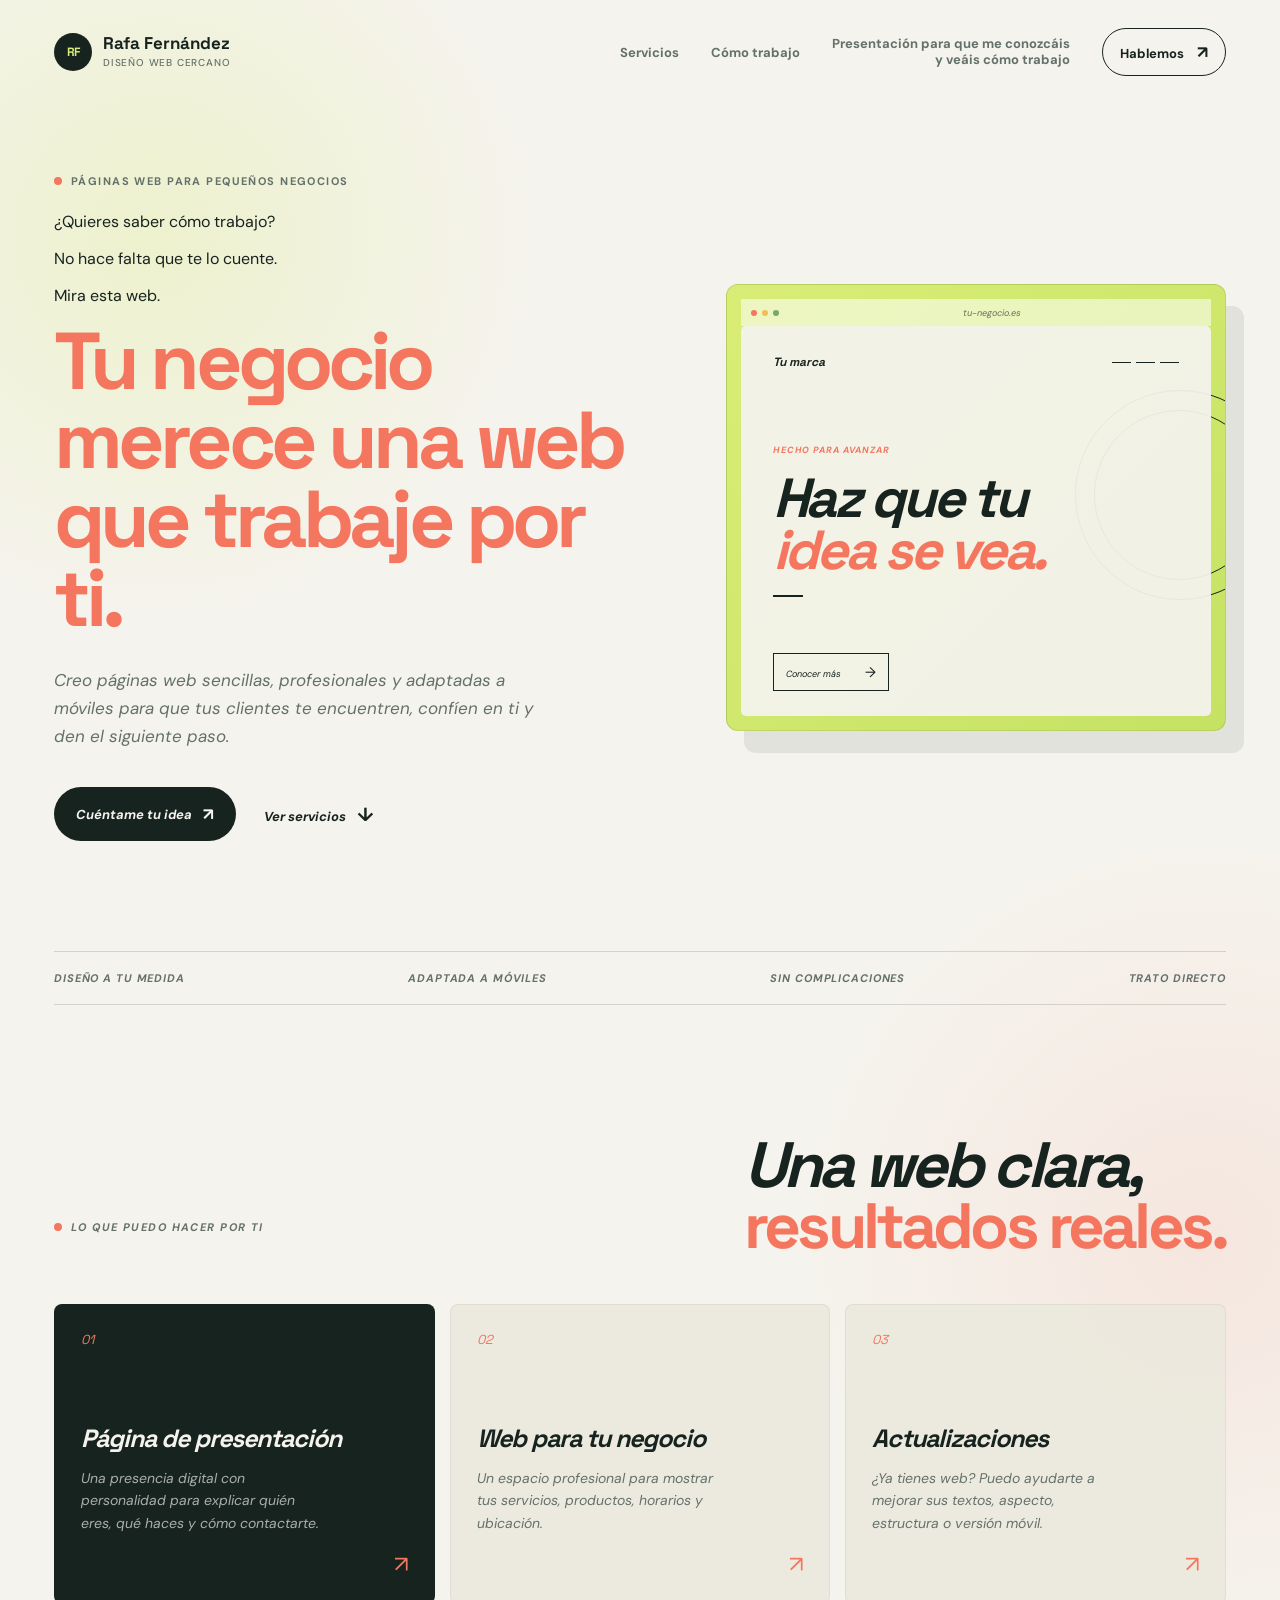
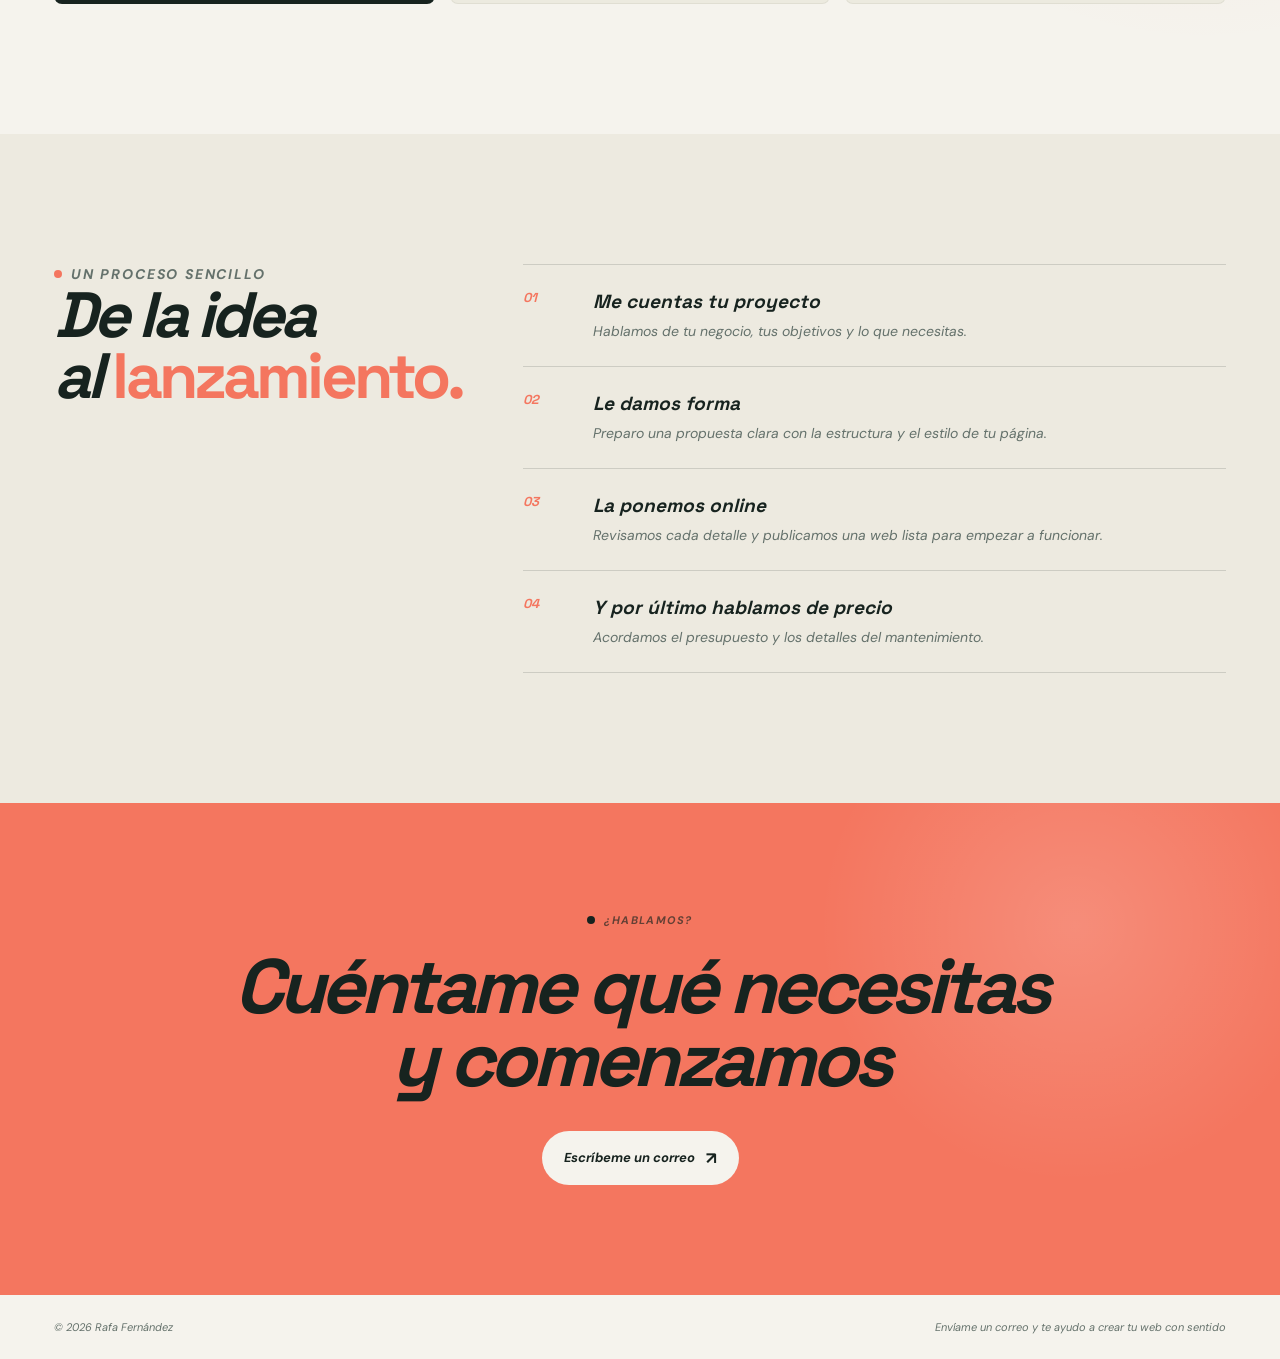
<file: index.html>
<!DOCTYPE html>
<html lang="es">
<head>
    <meta charset="UTF-8">
    <meta name="viewport" content="width=device-width, initial-scale=1.0">
    <meta name="description" content="Creo páginas web claras, profesionales y adaptadas a móviles para pequeños negocios y profesionales.">
    <title>Páginas web para tu negocio | Rafa Fernández</title>
    <link rel="preconnect" href="https://fonts.googleapis.com">
    <link rel="preconnect" href="https://fonts.gstatic.com" crossorigin>
    <link href="https://fonts.googleapis.com/css2?family=DM+Sans:wght@400;500;700&family=Space+Grotesk:wght@500;600;700&display=swap" rel="stylesheet">
    <link rel="stylesheet" href="styles.css">
</head>
<body>
    <header class="site-header">
        <a class="brand" href="#inicio" aria-label="Rafa Fernández, inicio">
            <span class="brand-mark">RF</span>
            <span>Rafa Fernández<small>Diseño web cercano</small></span>
        </a>
        
        <nav aria-label="Navegación principal">
            <a href="#servicios">Servicios</a>
            <a href="#proceso">Cómo trabajo</a>
            <a class="presentation-link" href="presentacion.html">Presentación para que me conozcáis<br>y veáis cómo trabajo</a>
            <a class="nav-cta" href="#contacto">Hablemos <span aria-hidden="true">↗</span></a>
        </nav>
    </header>

    <main>
        <section class="hero" id="inicio">
            <div class="hero-copy">
                <p class="eyebrow"><span></span> Páginas web para pequeños negocios</p>
                <p class="hero-subtitle">¿Quieres saber cómo trabajo?</p>
                <p class="hero-subtitle">No hace falta que te lo cuente.</p>
                <p class="hero-subtitle">Mira esta web.</p>

</p>
                <h1><em> Tu negocio merece una web que <em>trabaje por ti.</em></h1>
                <p class="hero-text">Creo páginas web sencillas, profesionales y adaptadas a móviles para que tus clientes te encuentren, confíen en ti y den el siguiente paso.</p>
                <div class="hero-actions">
                    <a class="button button-dark" href="#contacto">Cuéntame tu idea <span aria-hidden="true">↗</span></a>
                    <a class="text-link" href="#servicios">Ver servicios <span aria-hidden="true">↓</span></a>
                </div>
            </div>
            <div class="hero-visual" aria-label="Vista previa de una página web">
                <div class="browser-bar"><span></span><span></span><span></span><b>tu-negocio.es</b></div>
                <div class="preview-content">
                    <div class="preview-nav"><strong>Tu marca</strong><i></i><i></i><i></i></div>
                    <p class="preview-label">Hecho para avanzar</p>
                    <h2>Haz que tu<br><strong>idea se vea.</strong></h2>
                    <div class="preview-line"></div>
                    <div class="preview-button">Conocer más <span>→</span></div>
                </div>
                <div class="shape shape-one"></div>
                <div class="shape shape-two"></div>
            </div>
        </section>

        <section class="trust-strip" aria-label="Ventajas del servicio">
            <span>Diseño a tu medida</span><span>Adaptada a móviles</span><span>Sin complicaciones</span><span>Trato directo</span>
        </section>

        <section class="services" id="servicios">
            <div class="section-heading">
                <p class="eyebrow"><span></span> Lo que puedo hacer por ti</p>
                <h2>Una web clara,<br><em>resultados reales.</em></h2>
            </div>
            <div class="service-grid">
                <article class="service-card featured"><div class="card-number">01</div><h3>Página de presentación</h3><p>Una presencia digital con personalidad para explicar quién eres, qué haces y cómo contactarte.</p><a href="#contacto" aria-label="Más información sobre página de presentación">↗</a></article>
                <article class="service-card"><div class="card-number">02</div><h3>Web para tu negocio</h3><p>Un espacio profesional para mostrar tus servicios, productos, horarios y ubicación.</p><a href="#contacto" aria-label="Más información sobre web para negocio">↗</a></article>
                <article class="service-card"><div class="card-number">03</div><h3>Actualizaciones</h3><p>¿Ya tienes web? Puedo ayudarte a mejorar sus textos, aspecto, estructura o versión móvil.</p><a href="#contacto" aria-label="Más información sobre actualizaciones">↗</a></article>
            </div>
        </section>

        <section class="process" id="proceso">
            <div><p class="eyebrow"><span></span> Un proceso sencillo</p><h2>De la idea<br>al <em>lanzamiento.</em></h2></div>
            <ol><li><b>01</b><div><h3>Me cuentas tu proyecto</h3><p>Hablamos de tu negocio, tus objetivos y lo que necesitas.</p></div></li><li><b>02</b><div><h3>Le damos forma</h3><p>Preparo una propuesta clara con la estructura y el estilo de tu página.</p></div></li><li><b>03</b><div><h3>La ponemos online</h3><p>Revisamos cada detalle y publicamos una web lista para empezar a funcionar.</p></div></li><li><b>04</b><div><h3>Y por último hablamos de precio</h3><p>Acordamos el presupuesto y los detalles del mantenimiento.</p></div></li></ol>
        </section>

        <section class="contact" id="contacto">
            <p class="eyebrow"><span></span> ¿Hablamos?</p>
            <h2>Cuéntame qué necesitas<br>y comenzamos</h2>
            <a class="button button-light" href="mailto:bernalte636@hotmail.com">Escríbeme un correo <span aria-hidden="true">↗</span></a>
        </section>
    </main>

    <footer><span>© 2026 Rafa Fernández</span><span>Envíame un correo y te ayudo a crear tu web con sentido</span></footer>

</body>
</html>
</file>
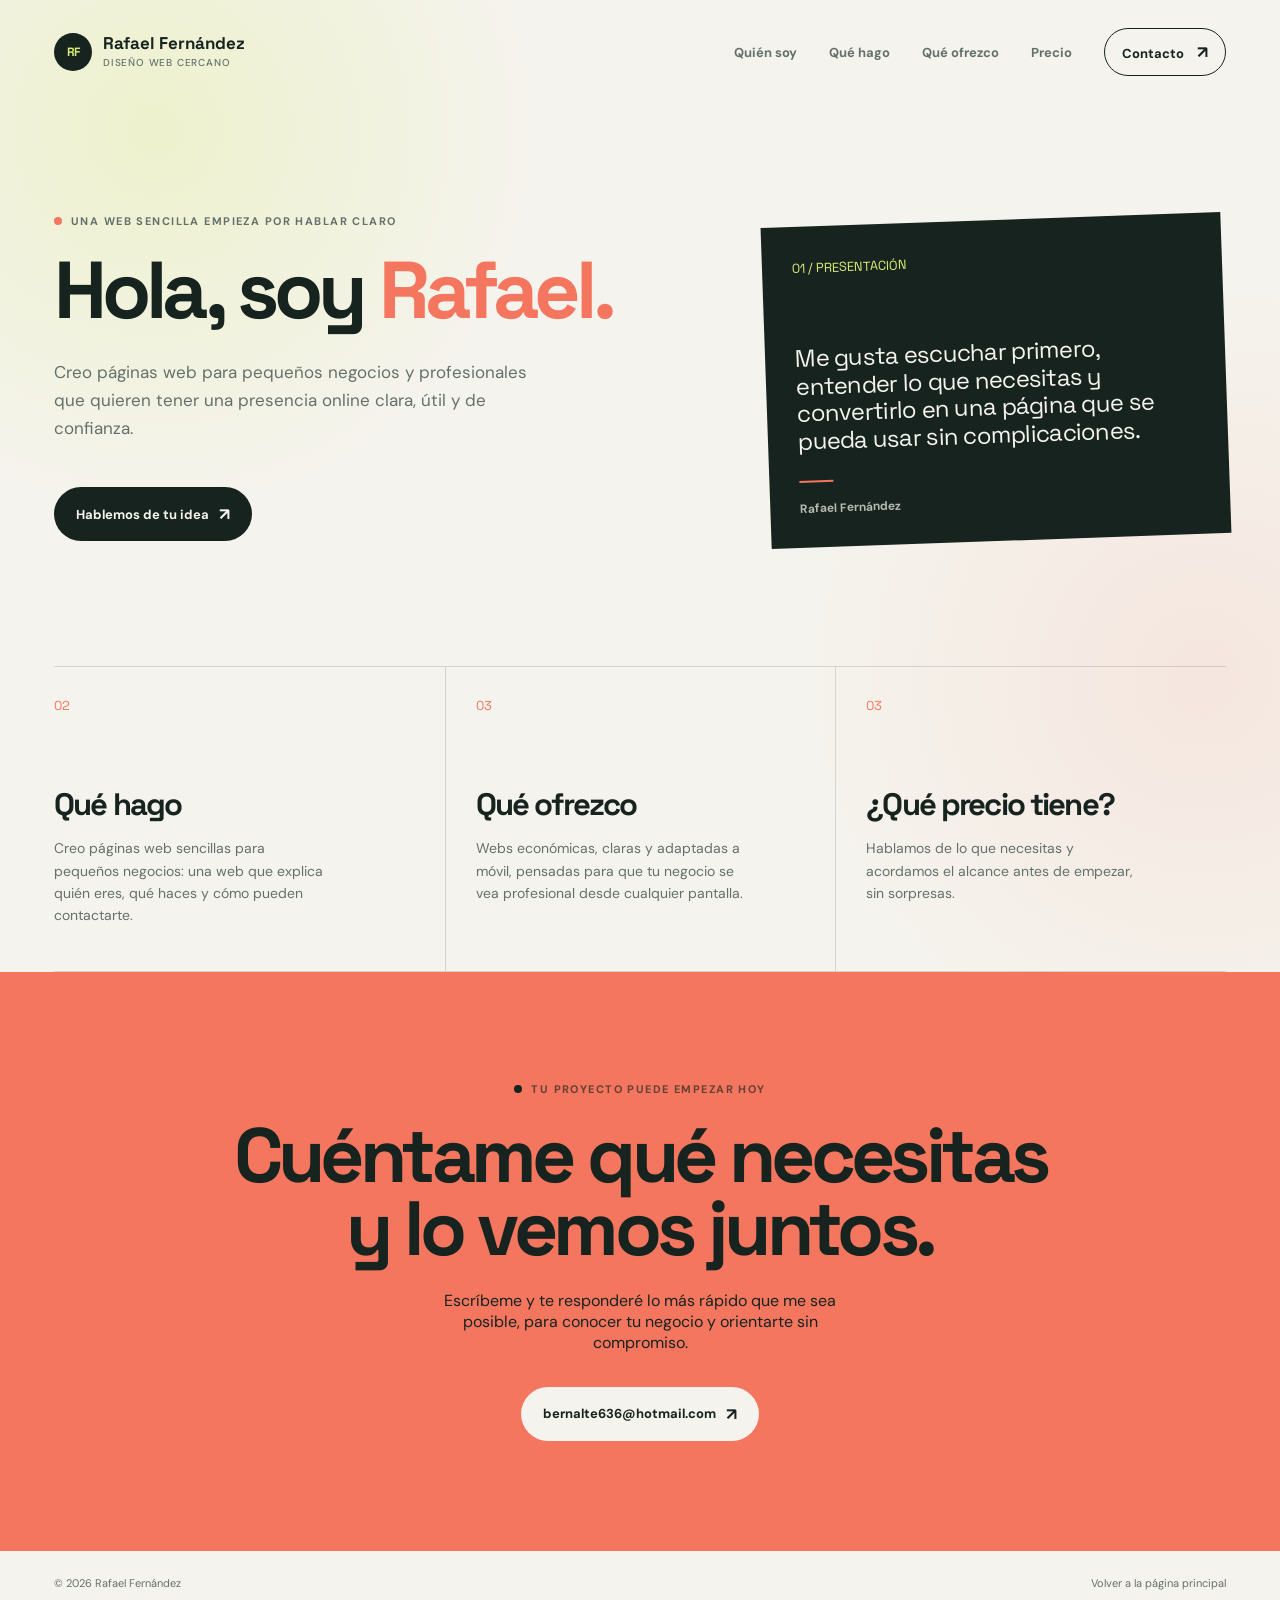
<file: presentacion.html>
<!DOCTYPE html>
<html lang="es">
<head>
	<meta charset="UTF-8">
	<meta name="viewport" content="width=device-width, initial-scale=1.0">
	<meta name="description" content="Conoce a Rafael Fernández y descubre cómo puede ayudarte a crear una página web sencilla para tu negocio.">
	<title>Quién soy | Rafael Fernández</title>
	<link rel="preconnect" href="https://fonts.googleapis.com">
	<link rel="preconnect" href="https://fonts.gstatic.com" crossorigin>
	<link href="https://fonts.googleapis.com/css2?family=DM+Sans:wght@400;500;700&family=Space+Grotesk:wght@500;600;700&display=swap" rel="stylesheet">
	<link rel="stylesheet" href="styles.css">
</head>
<body class="presentation-page">
	<header class="site-header">
		<a class="brand" href="index.html" aria-label="Rafael Fernández, inicio">
			<span class="brand-mark">RF</span>
			<span>Rafael Fernández<small>Diseño web cercano</small></span>
		</a>
		<nav aria-label="Navegación principal">
			<a href="#quien-soy">Quién soy</a>
			<a href="#que-hago">Qué hago</a>
			<a href="#que-ofrezco">Qué ofrezco</a>
			<a href="#precio">Precio</a>
			<a class="nav-cta" href="#contacto">Contacto <span aria-hidden="true">↗</span></a>
		</nav>
	</header>

	<main>
		<section class="presentation-hero" id="quien-soy">
			<div>
				<p class="eyebrow"><span></span> Una web sencilla empieza por hablar claro</p>
				<h1>Hola, soy <em>Rafael.</em></h1>
				<p class="hero-text">Creo páginas web para pequeños negocios y profesionales que quieren tener una presencia online clara, útil y de confianza.</p>
				<a class="button button-dark" href="#contacto">Hablemos de tu idea <span aria-hidden="true">↗</span></a>
			</div>
			<aside class="presentation-note" aria-label="Presentación de Rafael Fernández">
				<span class="card-number">01 / PRESENTACIÓN</span>
				<p>Me gusta escuchar primero, entender lo que necesitas y convertirlo en una página que se pueda usar sin complicaciones.</p>
				<div class="note-line"></div>
				<strong>Rafael Fernández</strong>
			</aside>
		</section>

		<section class="presentation-details" aria-label="Información sobre el servicio">
			<article id="que-hago">
				<span class="card-number">02</span>
				<h2>Qué hago</h2>
				<p>Creo páginas web sencillas para pequeños negocios: una web que explica quién eres, qué haces y cómo pueden contactarte.</p>
			</article>
			<article id="que-ofrezco">
				<span class="card-number">03</span>
				<h2>Qué ofrezco</h2>
				<p>Webs económicas, claras y adaptadas a móvil, pensadas para que tu negocio se vea profesional desde cualquier pantalla.</p>
			</article>
			<article id="precio">
				<span class="card-number">03</span>
				<h2>¿Qué precio tiene?</h2>
				<p>Hablamos de lo que necesitas y acordamos el alcance antes de empezar, sin sorpresas.</p>
			</article>
		</section>

		<section class="presentation-contact" id="contacto">
			<p class="eyebrow"><span></span> Tu proyecto puede empezar hoy</p>
			<h2>Cuéntame qué necesitas<br>y lo vemos juntos.</h2>
			<p>Escríbeme y te responderé lo más rápido que me sea posible, para conocer tu negocio y orientarte sin compromiso.</p>
			<a class="button button-light" href="mailto:bernalte636@hotmail.com">bernalte636@hotmail.com <span aria-hidden="true">↗</span></a>
		</section>
	</main>

	<footer><span>© 2026 Rafael Fernández</span><a href="index.html">Volver a la página principal</a></footer>
</body>
</html>
</file>
<file: styles.css>
:root {
    --ink: #17231f;
    --muted: #64716b;
    --paper: #f5f3ed;
    --cream: #ebe8dc;
    --lime: #d9ed76;
    --coral: #f4765f;
    --line: rgba(23, 35, 31, .15);
}

* { box-sizing: border-box; }
html { scroll-behavior: smooth; }
body { margin: 0; color: var(--ink); background: radial-gradient(circle at 12% 8%, rgba(217,237,118,.27), transparent 24rem), radial-gradient(circle at 94% 42%, rgba(244,118,95,.10), transparent 25rem), var(--paper); font-family: "DM Sans", sans-serif; }
a { color: inherit; text-decoration: none; }
.site-header { align-items: center; animation: appear .7s ease both; display: flex; justify-content: space-between; margin: auto; max-width: 1240px; padding: 28px 34px; }
.brand { align-items: center; display: flex; font-family: "Space Grotesk", sans-serif; font-size: 17px; font-weight: 700; gap: 11px; line-height: 1.05; }
.brand small { display: block; color: var(--muted); font-family: "DM Sans", sans-serif; font-size: 10px; font-weight: 500; letter-spacing: .08em; margin-top: 5px; text-transform: uppercase; }
.brand-mark { align-items: center; background: var(--ink); border-radius: 50%; color: var(--lime); display: flex; font-size: 12px; height: 38px; justify-content: center; letter-spacing: -.08em; width: 38px; }
nav { align-items: center; display: flex; gap: 32px; font-size: 13px; font-weight: 700; }
nav a:not(.nav-cta) { color: var(--muted); }
.presentation-link { line-height: 1.2; text-align: right; }
nav a:hover, .text-link:hover { color: var(--coral); }
.nav-cta { border: 1px solid var(--ink); border-radius: 100px; padding: 12px 17px; }
.nav-cta span, .button span { font-size: 17px; margin-left: 10px; }
.hero { align-items: center; display: grid; gap: clamp(40px, 7vw, 110px); grid-template-columns: minmax(0, 1fr) minmax(380px, .86fr); margin: auto; max-width: 1240px; min-height: 630px; padding: 70px 34px 110px; }.hero-copy { animation: rise .8s .1s ease both; }
.eyebrow { align-items: center; color: var(--muted); display: flex; font-size: 11px; font-weight: 700; gap: 9px; letter-spacing: .13em; margin: 0 0 23px; text-transform: uppercase; }
.eyebrow span { background: var(--coral); border-radius: 50%; height: 8px; width: 8px; }
h1, h2, h3, p { margin-top: 0; }
h1, h2 { font-family: "Space Grotesk", sans-serif; letter-spacing: -.06em; }
h1 { font-size: clamp(48px, 6.3vw, 82px); line-height: .98; margin-bottom: 28px; max-width: 700px; }
h1 em, h2 em { color: var(--coral); font-style: normal; }
.hero-text { color: var(--muted); font-size: 17px; line-height: 1.65; max-width: 490px; }
.hero-actions { align-items: center; display: flex; gap: 28px; margin-top: 37px; }
.button { align-items: center; display: inline-flex; font-size: 13px; font-weight: 700; justify-content: center; padding: 16px 22px; }
.button-dark { background: var(--ink); border-radius: 100px; color: var(--paper); }
.button-dark:hover { background: var(--coral); }
.text-link { color: var(--ink); font-size: 13px; font-weight: 700; }
.text-link span { font-size: 19px; margin-left: 8px; }
.hero-visual { animation: rise .8s .25s ease both; background: linear-gradient(135deg, var(--lime), #c5e263); border: 1px solid rgba(23,35,31,.12); border-radius: 12px; box-shadow: 18px 22px 0 rgba(23,35,31,.08); min-height: 420px; overflow: hidden; padding: 14px; position: relative; transform: rotate(2deg); transition: transform .35s ease, box-shadow .35s ease; }.hero-visual:hover { box-shadow: 10px 15px 0 rgba(23,35,31,.10); transform: rotate(0) translateY(-4px); }
.browser-bar { align-items: center; background: rgba(255,255,255,.55); display: flex; gap: 5px; height: 27px; padding: 0 10px; position: relative; z-index: 2; }
.browser-bar span { background: var(--coral); border-radius: 50%; height: 6px; width: 6px; }.browser-bar span:nth-child(2) { background: #f1bc5a; }.browser-bar span:nth-child(3) { background: #78a86d; }
.browser-bar b { color: rgba(23,35,31,.55); font-size: 9px; font-weight: 500; margin: auto; }
.preview-content { background: rgba(245,243,237,.94); border-radius: 5px; height: 390px; padding: 28px 32px; position: relative; z-index: 1; }
.preview-nav { align-items: center; display: flex; font-family: "Space Grotesk", sans-serif; font-size: 12px; justify-content: space-between; }.preview-nav i { border-top: 1px solid var(--ink); display: block; margin-left: 5px; width: 19px; }.preview-nav i:first-of-type { margin-left: auto; }
.preview-label { color: var(--coral); font-size: 9px; font-weight: 700; letter-spacing: .11em; margin: 74px 0 16px; text-transform: uppercase; }.preview-content h2 { font-size: clamp(35px, 4.3vw, 57px); line-height: .95; margin-bottom: 18px; }.preview-content h2 strong { color: var(--coral); }.preview-line { background: var(--ink); height: 2px; width: 30px; }.preview-button { border: 1px solid var(--ink); bottom: 25px; font-size: 9px; left: 32px; padding: 9px 12px; position: absolute; }.preview-button span { font-size: 14px; margin-left: 22px; }.shape { border: 1px solid var(--ink); border-radius: 50%; height: 210px; position: absolute; right: -60px; top: 105px; width: 210px; }.shape-two { height: 170px; right: -39px; top: 125px; width: 170px; }
.trust-strip { border-bottom: 1px solid var(--line); border-top: 1px solid var(--line); display: flex; justify-content: space-between; margin: auto; max-width: 1172px; padding: 19px 0; color: var(--muted); font-size: 11px; font-weight: 700; letter-spacing: .08em; text-transform: uppercase; }
.services, .process { margin: auto; max-width: 1172px; padding: 130px 0; }.section-heading { align-items: end; display: flex; justify-content: space-between; margin-bottom: 47px; }.section-heading h2, .process h2 { font-size: clamp(40px, 5vw, 65px); line-height: .95; margin: 0; }.service-grid { display: grid; gap: 15px; grid-template-columns: repeat(3, 1fr); }.service-card { background: var(--cream); min-height: 300px; padding: 26px; position: relative; }.service-card.featured { background: var(--ink); color: var(--paper); }.card-number { color: var(--coral); font-family: "Space Grotesk", sans-serif; font-size: 13px; }.service-card h3 { font-family: "Space Grotesk", sans-serif; font-size: 25px; letter-spacing: -.04em; margin: 74px 0 13px; }.service-card p { color: var(--muted); font-size: 14px; line-height: 1.6; max-width: 245px; }.featured p { color: rgba(245,243,237,.67); }.service-card a { bottom: 24px; color: var(--coral); font-size: 23px; position: absolute; right: 25px; }
.process { align-items: start; background: var(--cream); display: grid; grid-template-columns: .8fr 1.2fr; max-width: none; padding-left: max(34px, calc((100vw - 1172px) / 2)); padding-right: max(34px, calc((100vw - 1172px) / 2)); }.process ol { list-style: none; margin: 0; padding: 0; }.process li { align-items: start; border-top: 1px solid var(--line); display: grid; gap: 25px; grid-template-columns: 45px 1fr; padding: 24px 0; }.process li:last-child { border-bottom: 1px solid var(--line); }.process li b { color: var(--coral); font-family: "Space Grotesk", sans-serif; font-size: 13px; }.process h3 { font-family: "Space Grotesk", sans-serif; font-size: 19px; margin: 0 0 7px; }.process p { color: var(--muted); font-size: 14px; line-height: 1.5; margin: 0; }.contact { background: var(--coral); padding: 110px 34px; text-align: center; }.contact .eyebrow { color: rgba(23,35,31,.65); justify-content: center; }.contact .eyebrow span { background: var(--ink); }.contact h2 { font-size: clamp(40px, 6vw, 78px); line-height: .95; margin: 0 auto 35px; }.button-light { background: var(--paper); border-radius: 100px; }.button-light:hover { background: var(--lime); }footer { display: flex; justify-content: space-between; margin: auto; max-width: 1172px; padding: 25px 0; color: var(--muted); font-size: 11px; }
@media (max-width: 800px) { .site-header { padding: 22px 20px; } nav { gap: 15px; } nav a:not(.nav-cta) { display: none; }.hero { display: block; padding: 60px 20px 80px; }.hero-copy { margin-bottom: 55px; }.hero-visual { min-height: 370px; }.preview-content { height: 340px; }.preview-label { margin-top: 58px; }.trust-strip { flex-wrap: wrap; gap: 13px 22px; padding: 18px 20px; }.services, .process { padding: 90px 20px; }.section-heading { display: block; }.section-heading h2 { margin-top: 35px; }.service-grid { grid-template-columns: 1fr; }.service-card { min-height: 250px; }.service-card h3 { margin-top: 52px; }.process { display: block; }.process ol { margin-top: 55px; }.contact { padding: 90px 20px; } footer { padding: 22px 20px; } }
@media (max-width: 420px) { .brand small { display: none; } .nav-cta { padding: 10px 13px; }.hero { padding-top: 45px; } h1 { font-size: 47px; }.hero-actions { align-items: start; flex-direction: column; gap: 20px; }.hero-visual { min-height: 320px; }.preview-content { height: 290px; padding: 23px; }.preview-label { margin-top: 38px; }.preview-content h2 { font-size: 39px; }.preview-button { bottom: 19px; left: 23px; }.process li { gap: 12px; } }

.service-card { background: rgba(235,232,220,.82); border: 1px solid rgba(23,35,31,.06); border-radius: 8px; transition: box-shadow .25s ease, transform .25s ease; }
.service-card:hover { box-shadow: 0 14px 26px rgba(23,35,31,.08); transform: translateY(-5px); }
.process { background: rgba(235,232,220,.72); }
.contact { background-image: radial-gradient(circle at 84% 25%, rgba(255,255,255,.17), transparent 16rem); }
.presentation-hero { align-items: end; display: grid; gap: 90px; grid-template-columns: 1.15fr .85fr; margin: auto; max-width: 1172px; padding: 110px 0 125px; }
.presentation-hero h1 { margin-bottom: 28px; }
.presentation-hero .button { margin-top: 28px; }
.presentation-note { background: var(--ink); color: var(--paper); min-height: 280px; padding: 30px; transform: rotate(-2deg); }
.presentation-note .card-number { color: var(--lime); }
.presentation-note p { font-family: "Space Grotesk", sans-serif; font-size: 24px; letter-spacing: -.03em; line-height: 1.15; margin: 67px 0 26px; }
.note-line { background: var(--coral); height: 2px; margin-bottom: 14px; width: 34px; }
.presentation-note strong { color: rgba(245,243,237,.72); font-size: 12px; }
.presentation-details { border-bottom: 1px solid var(--line); border-top: 1px solid var(--line); display: grid; grid-template-columns: repeat(3, 1fr); margin: auto; max-width: 1172px; }
.presentation-details article { min-height: 285px; padding: 27px 30px 30px 0; }
.presentation-details article + article { border-left: 1px solid var(--line); padding-left: 30px; }
.presentation-details h2 { font-size: 31px; margin: 69px 0 13px; }
.presentation-details p { color: var(--muted); font-size: 14px; line-height: 1.6; max-width: 270px; }
.presentation-details .price { color: var(--ink); font-family: "Space Grotesk", sans-serif; font-size: 20px; margin-bottom: 7px; }
.presentation-details .price strong { color: var(--coral); font-size: 34px; }
.presentation-contact { background: var(--coral); padding: 110px 34px; text-align: center; }
.presentation-contact .eyebrow { color: rgba(23,35,31,.65); justify-content: center; }
.presentation-contact .eyebrow span { background: var(--ink); }
.presentation-contact h2 { font-size: clamp(40px, 6vw, 78px); line-height: .95; margin: 0 auto 25px; }
.presentation-contact > p:not(.eyebrow) { margin: 0 auto 30px; max-width: 450px; }
.presentation-contact .button { margin-top: 4px; }
footer a:hover { color: var(--coral); }
@media (max-width: 800px) {
    .presentation-page .site-header { align-items: flex-start; flex-direction: column; gap: 20px; }
    .presentation-page nav { flex-wrap: wrap; gap: 12px 16px; }
    .presentation-page nav a:not(.nav-cta) { display: block; }
    .presentation-hero { display: block; padding: 80px 20px 90px; }
    .presentation-note { margin: 55px 8px 0; }
    .presentation-details { display: block; margin: 0 20px; }
    .presentation-details article, .presentation-details article + article { border-left: 0; border-top: 1px solid var(--line); min-height: 0; padding: 26px 0 30px; }
    .presentation-details article:first-child { border-top: 0; }
    .presentation-details h2 { margin-top: 38px; }
    .presentation-contact { padding: 90px 20px; }
}
@keyframes appear { from { opacity: 0; } to { opacity: 1; } }
@keyframes rise { from { opacity: 0; transform: translateY(16px); } to { opacity: 1; transform: translateY(0); } }
</file>
